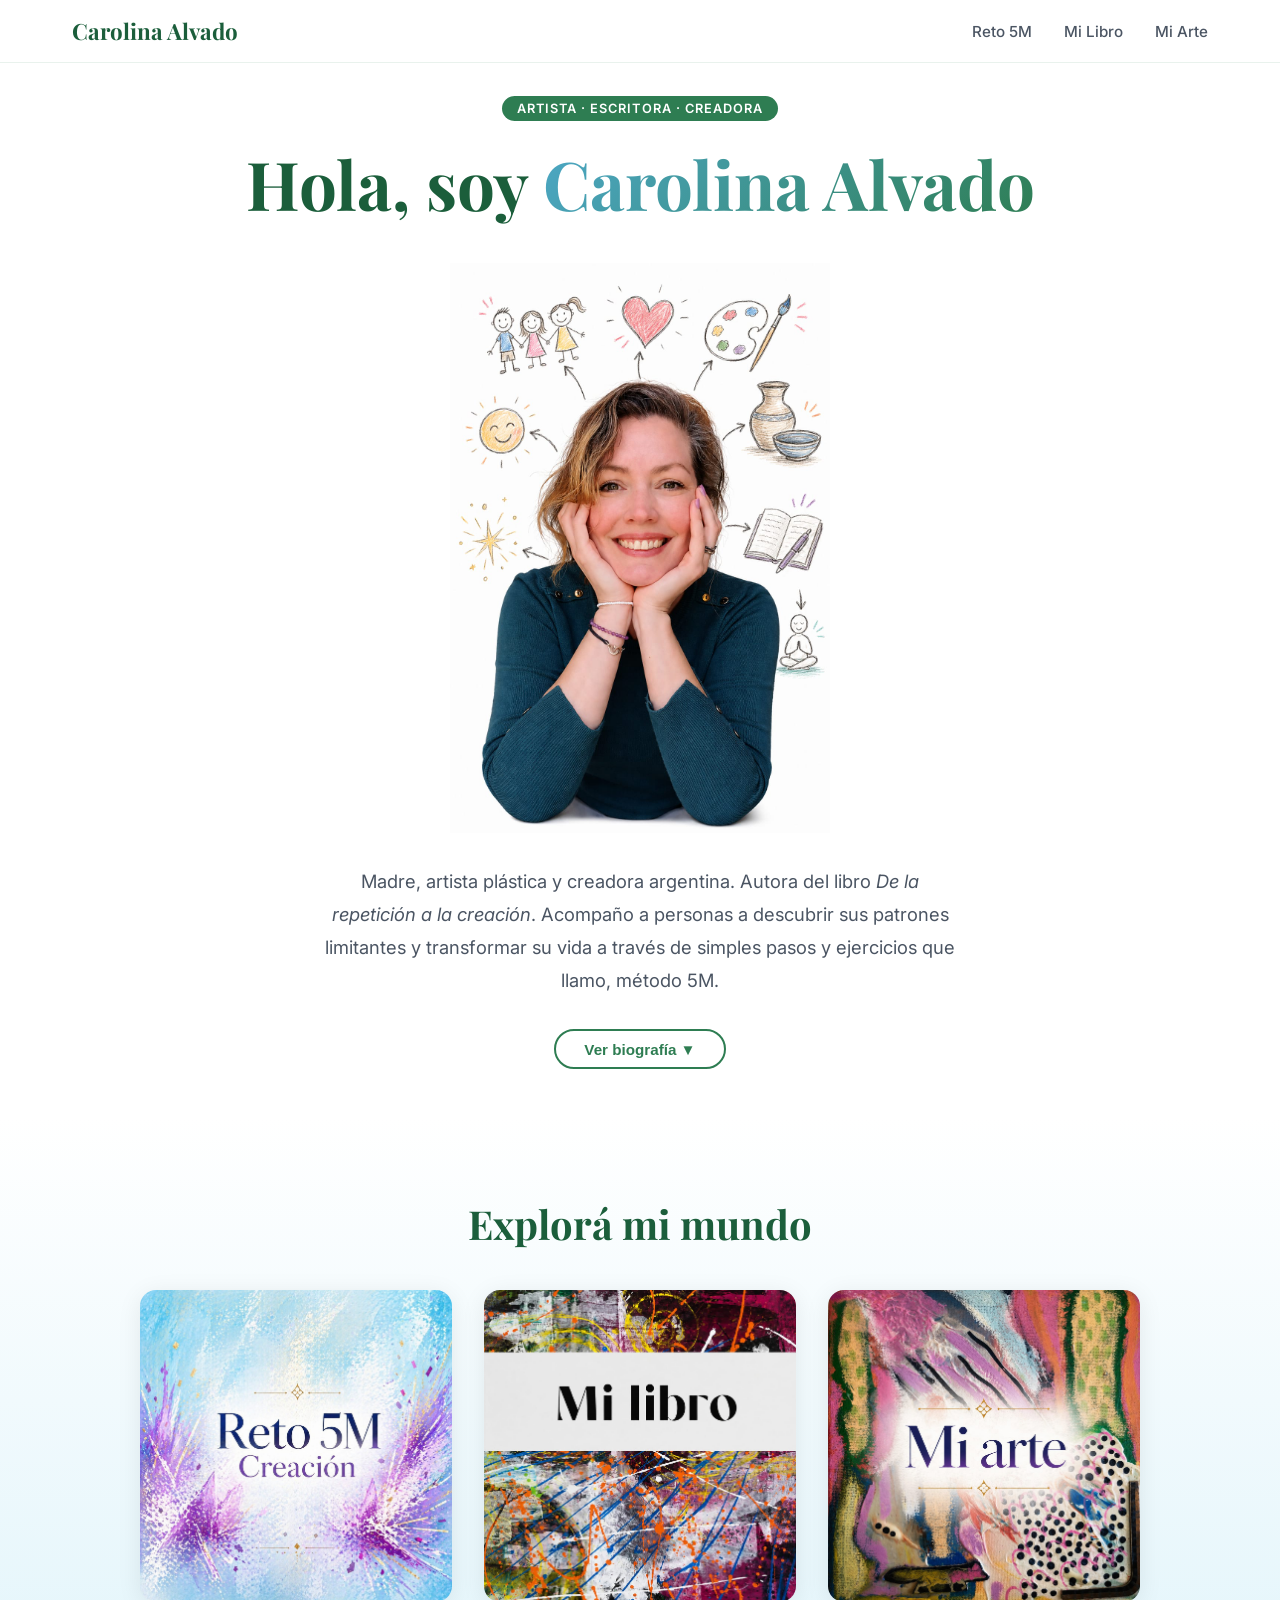
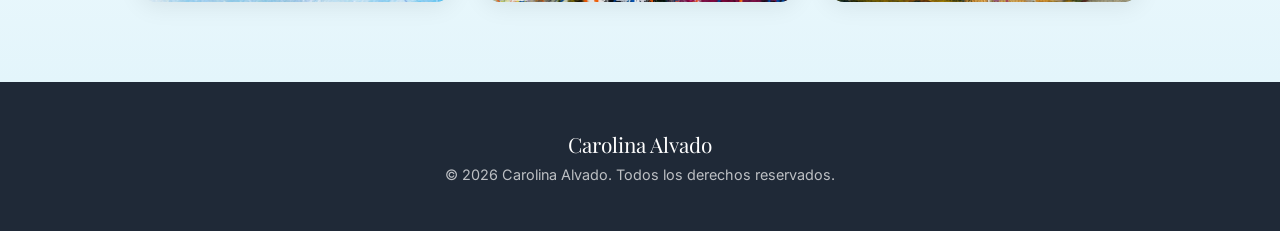
<file: index.html>
<!DOCTYPE html>
<html lang="es">
<head>
    <meta charset="UTF-8">
    <meta name="viewport" content="width=device-width, initial-scale=1.0">
    <title>Carolina Alvado — Arte, Meditación y Transformación</title>
    <link rel="preconnect" href="https://fonts.googleapis.com">
    <link href="https://fonts.googleapis.com/css2?family=Playfair+Display:ital,wght@0,400;0,700;1,400&family=Inter:wght@300;400;500;600;700&display=swap" rel="stylesheet">
    <link rel="stylesheet" href="styles.css">
    <style>
        /* ===== HOME HERO ===== */
        .hero {
            display: flex; align-items: center; justify-content: center;
            background: #fff;
            padding: 6rem 2rem 2rem;
            text-align: center;
        }
        .hero-inner {
            max-width: 800px;
        }
        .hero-badge {
            display: inline-block;
            background: var(--green);
            color: #fff;
            font-size: .8rem; font-weight: 600;
            padding: .4em 1.2em; border-radius: 50px;
            letter-spacing: .08em; text-transform: uppercase;
            margin-bottom: 1.5rem;
        }
        .hero h1 {
            font-size: clamp(2.6rem, 6vw, 4.2rem);
            color: var(--green-dark);
            line-height: 1.15;
            margin-bottom: .5rem;
        }
        .hero h1 span {
            background: linear-gradient(135deg, var(--celeste-dark), var(--green));
            -webkit-background-clip: text; -webkit-text-fill-color: transparent;
            background-clip: text;
        }
        .hero-text {
            font-size: 1.15rem; line-height: 1.8;
            color: var(--gray-600);
            max-width: 640px; margin: 0 auto 0;
        }
        .hero-text-section {
            background: #fff;
            text-align: center;
            padding: 2rem 2rem 1rem;
        }

        /* ===== PHOTO ===== */
        .hero-photo-section {
            background: #fff;
            text-align: center;
            padding: 0;
        }
        .hero-photo {
            display: block;
            max-width: 380px;
            width: 100%;
            height: auto;
            margin: 0 auto;
        }

        /* ===== BIO ===== */
        .bio {
            background: #fff;
            padding: 1rem 2rem 3rem;
            text-align: center;
        }
        .bio-toggle {
            display: inline-flex; align-items: center; gap: .4rem;
            background: none; border: 2px solid var(--green);
            color: var(--green); font-weight: 600; font-size: .95rem;
            padding: .6rem 1.8rem; border-radius: 50px;
            cursor: pointer; transition: all .2s;
        }
        .bio-toggle:hover { background: var(--green-light); }
        .bio-content {
            max-height: 0;
            overflow: hidden;
            transition: max-height .6s ease, opacity .4s ease;
            opacity: 0;
        }
        .bio-content.open {
            max-height: 3000px;
            opacity: 1;
        }
        .bio-hide-btn {
            display: none;
            margin: 1rem auto 0;
        }
        .bio-hide-btn.show {
            display: inline-flex;
        }
        .bio-inner {
            max-width: 720px;
            margin: 1.5rem auto 1rem;
            font-size: 1.05rem;
            line-height: 2;
            color: var(--gray-600);
            text-align: center;
            font-style: italic;
        }

        /* ===== CARDS SECTION ===== */
        .cards-section {
            padding: 5rem 2rem;
            background: linear-gradient(180deg, #fff 0%, var(--celeste-light) 100%);
        }
        .cards-section h2 {
            text-align: center;
            font-size: clamp(1.8rem, 4vw, 2.5rem);
            color: var(--green-dark);
            margin-bottom: 2.5rem;
        }
        .cards-grid {
            display: grid;
            grid-template-columns: repeat(auto-fit, minmax(280px, 1fr));
            gap: 2rem;
            max-width: 1000px;
            margin: 0 auto;
        }
        .card {
            background: #fff;
            border-radius: var(--radius);
            padding: 2.5rem 2rem;
            box-shadow: var(--shadow);
            text-align: center;
            transition: transform .25s, box-shadow .25s;
            text-decoration: none;
            color: inherit;
            display: block;
        }
        .card:hover {
            transform: translateY(-8px);
            box-shadow: var(--shadow-lg);
        }
        .card .card-icon {
            width: 70px; height: 70px;
            border-radius: 50%;
            display: flex; align-items: center; justify-content: center;
            margin: 0 auto 1.2rem;
            font-size: 2rem;
        }
        .card-icon.green { background: var(--green-light); }
        .card-icon.celeste { background: var(--celeste-light); }
        .card h3 {
            font-size: 1.3rem;
            color: var(--green-dark);
            margin-bottom: .5rem;
        }
        .card p {
            color: var(--gray-600);
            font-size: .95rem;
            line-height: 1.6;
            margin-bottom: 1.2rem;
        }
        .card .card-price {
            font-family: 'Inter', sans-serif;
            font-weight: 700;
            font-size: 1.4rem;
            color: var(--green);
            margin-bottom: 1rem;
        }
        .card .card-link {
            display: inline-block;
            font-weight: 600;
            color: var(--green);
            font-size: .95rem;
            border-bottom: 2px solid var(--green);
            padding-bottom: 2px;
        }

        /* Image-background card */
        .card.card-image {
            position: relative;
            overflow: hidden;
            padding: 0;
            background-size: cover;
            background-position: center;
            background-repeat: no-repeat;
            aspect-ratio: 1 / 1;
        }
        .card.card-reto  { background-image: url('reto-5m.jpeg'); }
        .card.card-libro { background-image: url('milibro.jpeg'); }
        .card.card-arte  { background-image: url('miarte.jpeg'); }
        .card.card-image .card-overlay {
            position: absolute;
            inset: 0;
            display: flex;
            flex-direction: column;
            align-items: center;
            justify-content: center;
            padding: 2rem;
            text-align: center;
            background: rgba(0, 0, 0, 0.55);
            opacity: 0;
            transition: opacity .3s ease;
        }
        .card.card-image .card-overlay h3 {
            color: #fff;
        }
        .card.card-image .card-overlay p {
            color: rgba(255, 255, 255, 0.92);
        }
        .card.card-image .card-overlay .card-link {
            color: #fff;
            border-bottom-color: #fff;
        }
        @media (hover: hover) {
            .card.card-image:hover .card-overlay {
                opacity: 1;
            }
        }
        .card.card-image.is-active .card-overlay {
            opacity: 1;
        }

        @media (max-width: 768px) {
            .hero-photo { max-width: 300px; }
            .hero { padding: 5.5rem 1.5rem 1.5rem; }
            .hero-text-section { padding: 1.5rem 1.5rem .5rem; }
        }
    </style>
</head>
<body>

<!-- ===== NAV ===== -->
<nav id="navbar">
    <div class="nav-inner">
        <a href="index.html" class="nav-logo">Carolina Alvado</a>
        <ul class="nav-links" id="navLinks">
            <li><a href="reto.html">Reto 5M</a></li>
            <li><a href="libro.html">Mi Libro</a></li>
            <li><a href="arte.html">Mi Arte</a></li>
        </ul>
        <button class="hamburger" id="hamburger" aria-label="Menú">
            <span></span><span></span><span></span>
        </button>
    </div>
</nav>

<!-- ===== HERO ===== -->
<section class="hero">
    <div class="hero-inner fade-up">
        <div class="hero-badge">Artista &middot; Escritora &middot; Creadora</div>
        <h1>Hola, soy <span>Carolina Alvado</span></h1>
    </div>
</section>

<div class="hero-photo-section">
    <img src="mama2.jpeg" alt="Carolina Alvado" class="hero-photo fade-up">
</div>

<section class="hero-text-section">
    <p class="hero-text fade-up">
        Madre, artista plástica y creadora argentina. Autora del libro
        <em>De la repetición a la creación</em>. Acompaño a personas
        a descubrir sus patrones limitantes y transformar su vida a través de simples
        pasos y ejercicios que llamo, método 5M.
    </p>
</section>

<!-- ===== BIO ===== -->
<section class="bio">
    <button class="bio-toggle fade-up" id="bioToggle">Ver biografía &#9660;</button>
    <div class="bio-content" id="bioContent">
    <div class="bio-inner">
        Nací en 25 de Mayo, Provincia de Buenos Aires,
        entre campos abiertos y cielos infinitos.
        A los casi tres años, mi vida dio un giro hacia el sur más austral:
        Ushuaia, Tierra del Fuego, donde crecí entre montañas, vientos
        intensos y paisajes que parecían susurrar historias al oído.<br><br>
        El arte y la creatividad siempre estuvieron presentes, como una
        corriente subterránea que me atravesaba, aunque mi formación
        académica siguió otros caminos. Empecé a pintar alrededor de
        los veinte, quizás como una forma de decir lo que no sabía cómo
        expresar con palabras. Lo hacía de forma intuitiva, visceral, con
        colores intensos y composiciones a veces caóticas, como mi
        propio mundo interior.<br><br>
        A los 41 años me mudé a Francia. Ese cambio geográfico trajo
        consigo una transformación profunda. Fue una etapa de
        renacimiento personal: escribí un libro, comencé a modelar arcilla
        y, por primera vez, pinté con plena conciencia de lo que quería
        contar. El arte dejó de ser un refugio y se convirtió en una
        elección.<br><br>
        No fue hasta hace tres años que decidí llamarme artista.
        No porque antes no lo fuera, sino porque por fin me permití serlo.
        Tal vez había llegado, al fin, la hora de ser quien siempre quise ser.
    </div>
    </div>
    <button class="bio-toggle bio-hide-btn" id="bioHide">Ocultar &#9650;</button>
</section>

<!-- ===== CARDS ===== -->
<section class="cards-section">
    <h2 class="fade-up">Explorá mi mundo</h2>
    <div class="cards-grid">
        <a href="reto.html" class="card card-image card-reto fade-up">
            <div class="card-overlay">
                <h3>Reto 5M</h3>
                <p>Cuatro semanas de ejercicios prácticos para introducirte en la creación consciente de tu vida.</p>
                <span class="card-link">Conocer más &rarr;</span>
            </div>
        </a>
        <a href="libro.html" class="card card-image card-libro fade-up">
            <div class="card-overlay">
                <h3>Mi Libro</h3>
                <p>De la repetición a la creación: descubre tus patrones limitantes y transforma tu vida.</p>
                <span class="card-link">Ver el libro &rarr;</span>
            </div>
        </a>
        <a href="arte.html" class="card card-image card-arte fade-up">
            <div class="card-overlay">
                <h3>Mi Arte</h3>
                <p>Exposiciones y colecciones</p>
                <span class="card-link">Ver más &rarr;</span>
            </div>
        </a>
    </div>
</section>

<!-- ===== FOOTER ===== -->
<footer>
    <div class="footer-name">Carolina Alvado</div>
    <p>&copy; 2026 Carolina Alvado. Todos los derechos reservados.</p>
</footer>

<script>
    const navbar = document.getElementById('navbar');
    window.addEventListener('scroll', () => navbar.classList.toggle('scrolled', window.scrollY > 50));
    const hamburger = document.getElementById('hamburger');
    const navLinks = document.getElementById('navLinks');
    hamburger.addEventListener('click', () => navLinks.classList.toggle('open'));
    navLinks.querySelectorAll('a').forEach(a => a.addEventListener('click', () => navLinks.classList.remove('open')));
    const observer = new IntersectionObserver(entries => {
        entries.forEach(e => { if (e.isIntersecting) e.target.classList.add('visible'); });
    }, { threshold: 0.15 });
    document.querySelectorAll('.fade-up').forEach(el => observer.observe(el));

    // === BIO TOGGLE ===
    const bioToggle = document.getElementById('bioToggle');
    const bioContent = document.getElementById('bioContent');
    const bioHide = document.getElementById('bioHide');
    bioToggle.addEventListener('click', () => {
        bioContent.classList.add('open');
        bioToggle.style.display = 'none';
        bioHide.classList.add('show');
    });
    bioHide.addEventListener('click', () => {
        bioContent.classList.remove('open');
        bioToggle.style.display = 'inline-flex';
        bioHide.classList.remove('show');
    });

    // === IMAGE CARDS: two-tap on touch devices ===
    const imageCards = document.querySelectorAll('.card-image');
    if (imageCards.length && window.matchMedia('(hover: none)').matches) {
        imageCards.forEach(card => {
            card.addEventListener('click', (e) => {
                if (!card.classList.contains('is-active')) {
                    e.preventDefault();
                    imageCards.forEach(c => c.classList.remove('is-active'));
                    card.classList.add('is-active');
                }
            });
        });
        document.addEventListener('click', (e) => {
            imageCards.forEach(card => {
                if (!card.contains(e.target)) card.classList.remove('is-active');
            });
        });
    }
</script>

</body>
</html>
</file>
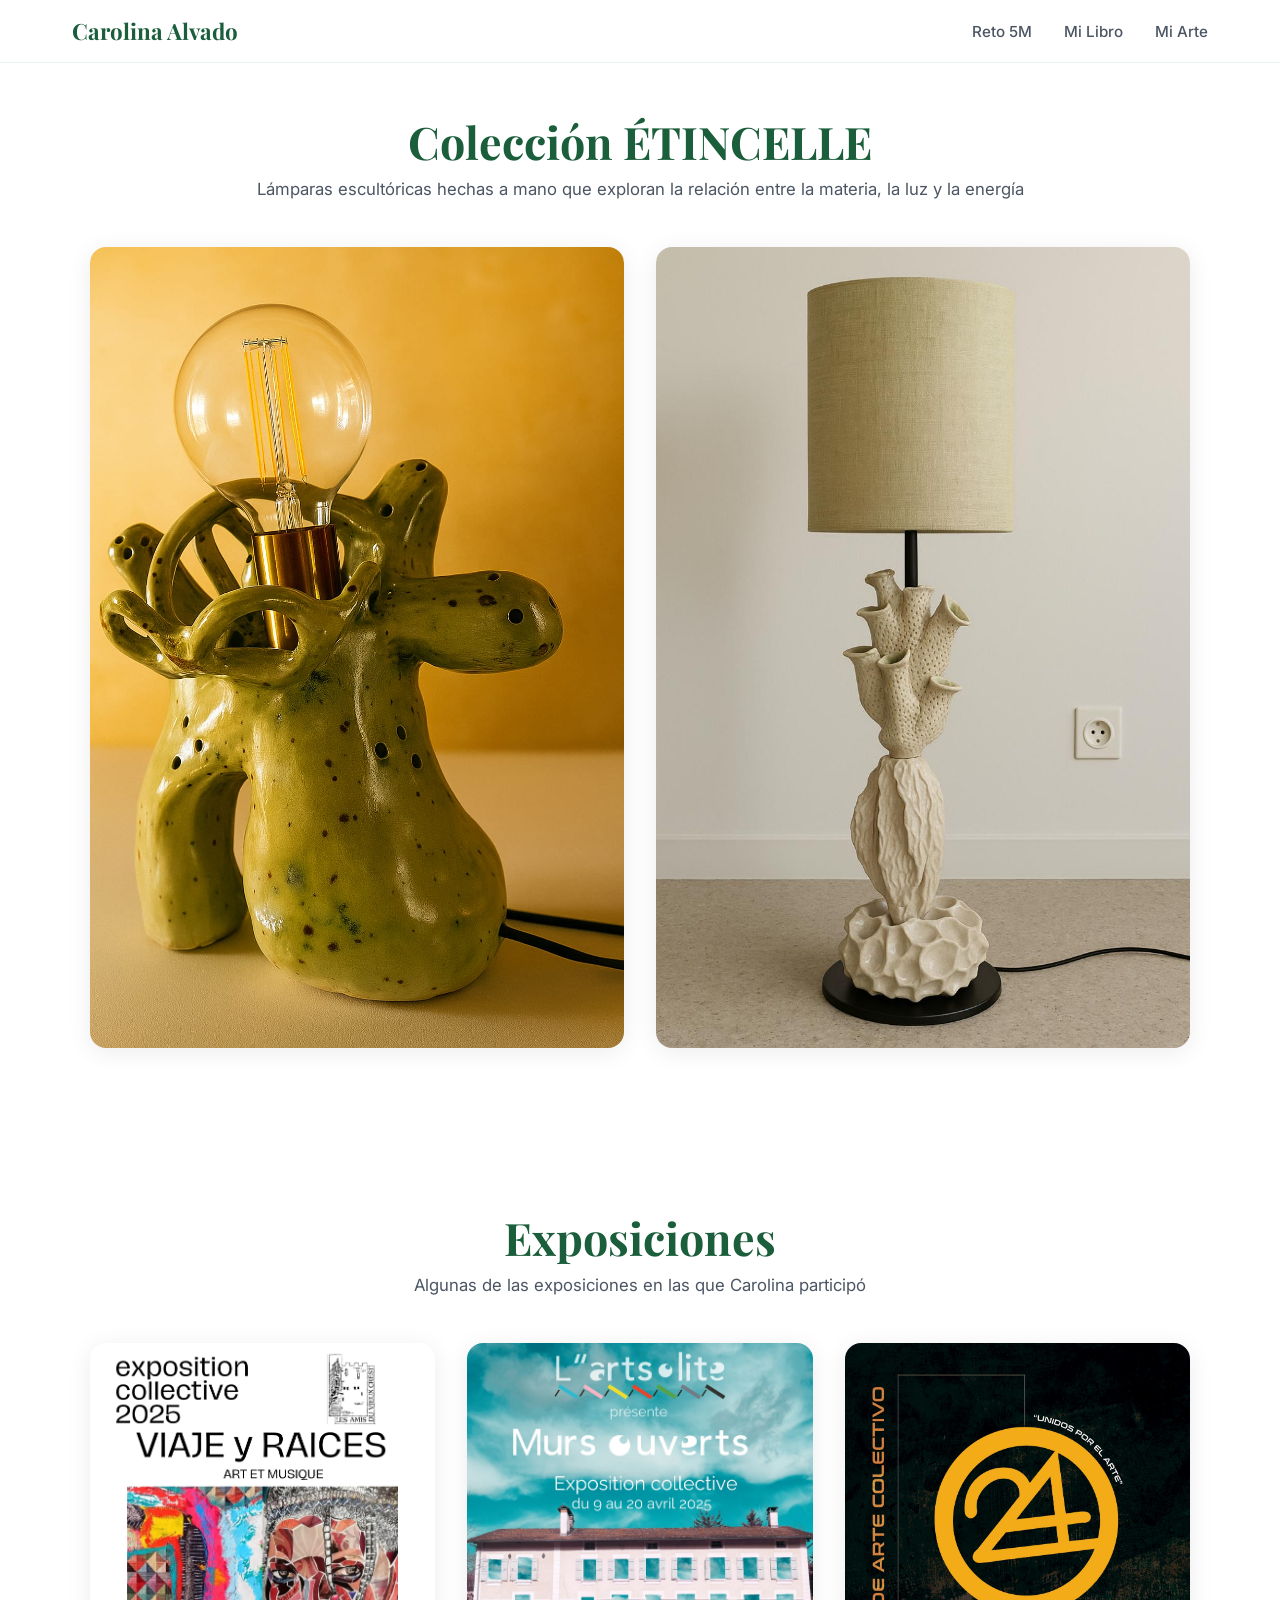
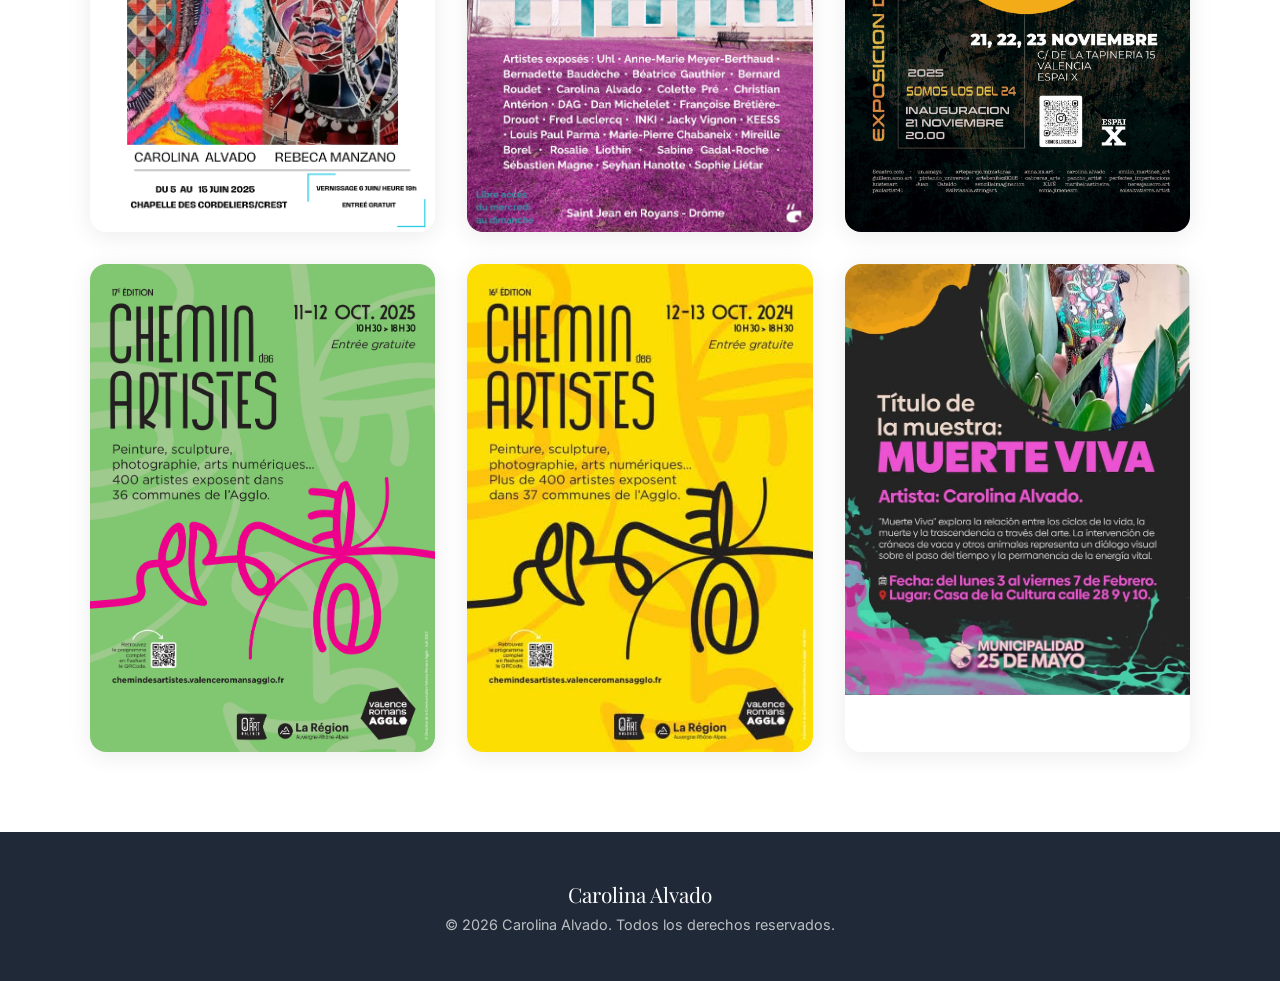
<file: arte.html>
<!DOCTYPE html>
<html lang="es">
<head>
    <meta charset="UTF-8">
    <meta name="viewport" content="width=device-width, initial-scale=1.0">
    <title>Mi Arte — Carolina Alvado</title>
    <link rel="preconnect" href="https://fonts.googleapis.com">
    <link href="https://fonts.googleapis.com/css2?family=Playfair+Display:ital,wght@0,400;0,700;1,400&family=Inter:wght@300;400;500;600;700&display=swap" rel="stylesheet">
    <link rel="stylesheet" href="styles.css">
    <style>
        .arte-section {
            min-height: 80vh;
            display: flex;
            flex-direction: column;
            align-items: center;
            justify-content: center;
            background: linear-gradient(180deg, var(--celeste-light) 0%, #fff 100%);
            padding: 7rem 2rem 4rem;
            text-align: center;
        }
        .arte-section h1 {
            font-size: clamp(2.4rem, 5vw, 3.8rem);
            color: var(--green-dark);
            margin-bottom: 1.5rem;
        }
        .arte-badge {
            display: inline-block;
            background: var(--celeste);
            color: #fff;
            font-size: 1rem; font-weight: 600;
            padding: .6em 2em;
            border-radius: 50px;
            letter-spacing: .05em;
        }
        .arte-text {
            margin-top: 2rem;
            color: var(--gray-600);
            font-size: 1.1rem;
            max-width: 500px;
            line-height: 1.7;
        }

        /* ===== EXPOSICIONES ===== */
        .expo-section {
            padding: 5rem 2rem;
            background: #fff;
        }
        .expo-section h2 {
            text-align: center;
            font-size: clamp(1.8rem, 4vw, 2.8rem);
            color: var(--green-dark);
            margin-bottom: .5rem;
        }
        .expo-subtitle {
            text-align: center;
            color: var(--gray-600);
            font-size: 1.05rem;
            margin-bottom: 3rem;
        }
        .expo-grid {
            display: grid;
            grid-template-columns: repeat(auto-fit, minmax(280px, 1fr));
            gap: 2rem;
            max-width: 1100px;
            margin: 0 auto;
        }
        .expo-card {
            border-radius: var(--radius);
            overflow: hidden;
            box-shadow: var(--shadow);
            transition: transform .25s, box-shadow .25s;
            background: #fff;
        }
        .expo-card:hover {
            transform: translateY(-6px);
            box-shadow: var(--shadow-lg);
        }
        .expo-card img {
            width: 100%;
            height: auto;
            display: block;
        }
    </style>
</head>
<body>

<nav id="navbar">
    <div class="nav-inner">
        <a href="index.html" class="nav-logo">Carolina Alvado</a>
        <ul class="nav-links" id="navLinks">
            <li><a href="reto.html">Reto 5M</a></li>
            <li><a href="libro.html">Mi Libro</a></li>
            <li><a href="arte.html">Mi Arte</a></li>
        </ul>
        <button class="hamburger" id="hamburger" aria-label="Menú">
            <span></span><span></span><span></span>
        </button>
    </div>
</nav>

<!-- ===== COLECCIÓN ÉTINCELLE ===== -->
<section class="expo-section" style="padding-top: 7rem;">
    <h2 class="fade-up">Colección ÉTINCELLE</h2>
    <p class="expo-subtitle fade-up">Lámparas escultóricas hechas a mano que exploran la relación entre la materia, la luz y la energía</p>
    <div class="expo-grid">
        <div class="expo-card fade-up">
            <img src="exposiciones/ceramica1.jpg" alt="Lámpara de cerámica — Carolina Alvado" loading="lazy">
        </div>
        <div class="expo-card fade-up">
            <img src="exposiciones/ceramica2.jpg" alt="Lámpara de cerámica — Carolina Alvado" loading="lazy">
        </div>
    </div>
</section>

<!-- ===== EXPOSICIONES ===== -->
<section class="expo-section">
    <h2 class="fade-up">Exposiciones</h2>
    <p class="expo-subtitle fade-up">Algunas de las exposiciones en las que Carolina participó</p>
    <div class="expo-grid">
        <div class="expo-card fade-up">
            <img src="exposiciones/expo4.png" alt="Viaje y Raíces — Exposition Collective 2025, Chapelle des Cordeliers, Crest" loading="lazy">
        </div>
        <div class="expo-card fade-up">
            <img src="exposiciones/expo6.jpg" alt="Murs Ouverts — L'artsolite, Exposition Collective, Saint Jean en Royans" loading="lazy">
        </div>
        <div class="expo-card fade-up">
            <img src="exposiciones/expo1.jpg" alt="Somos los del 24 — Exposición de Arte Colectivo, Valencia, Espai X" loading="lazy">
        </div>
        <div class="expo-card fade-up">
            <img src="exposiciones/expo5.jpg" alt="Chemin des Artistes — 17ª Edición, Valence Romans Agglo" loading="lazy">
        </div>
        <div class="expo-card fade-up">
            <img src="exposiciones/expo3.jpg" alt="Chemin des Artistes — 16ª Edición, Valence Romans Agglo" loading="lazy">
        </div>
        <div class="expo-card fade-up">
            <img src="exposiciones/expo2.jpg" alt="Muerte Viva — Muestra en Casa de la Cultura, 25 de Mayo" loading="lazy">
        </div>
    </div>
</section>

<footer>
    <div class="footer-name">Carolina Alvado</div>
    <p>&copy; 2026 Carolina Alvado. Todos los derechos reservados.</p>
</footer>

<script>
    const navbar = document.getElementById('navbar');
    window.addEventListener('scroll', () => navbar.classList.toggle('scrolled', window.scrollY > 50));
    const hamburger = document.getElementById('hamburger');
    const navLinks = document.getElementById('navLinks');
    hamburger.addEventListener('click', () => navLinks.classList.toggle('open'));
    navLinks.querySelectorAll('a').forEach(a => a.addEventListener('click', () => navLinks.classList.remove('open')));
    const observer = new IntersectionObserver(entries => {
        entries.forEach(e => { if (e.isIntersecting) e.target.classList.add('visible'); });
    }, { threshold: 0.15 });
    document.querySelectorAll('.fade-up').forEach(el => observer.observe(el));
</script>

</body>
</html>
</file>
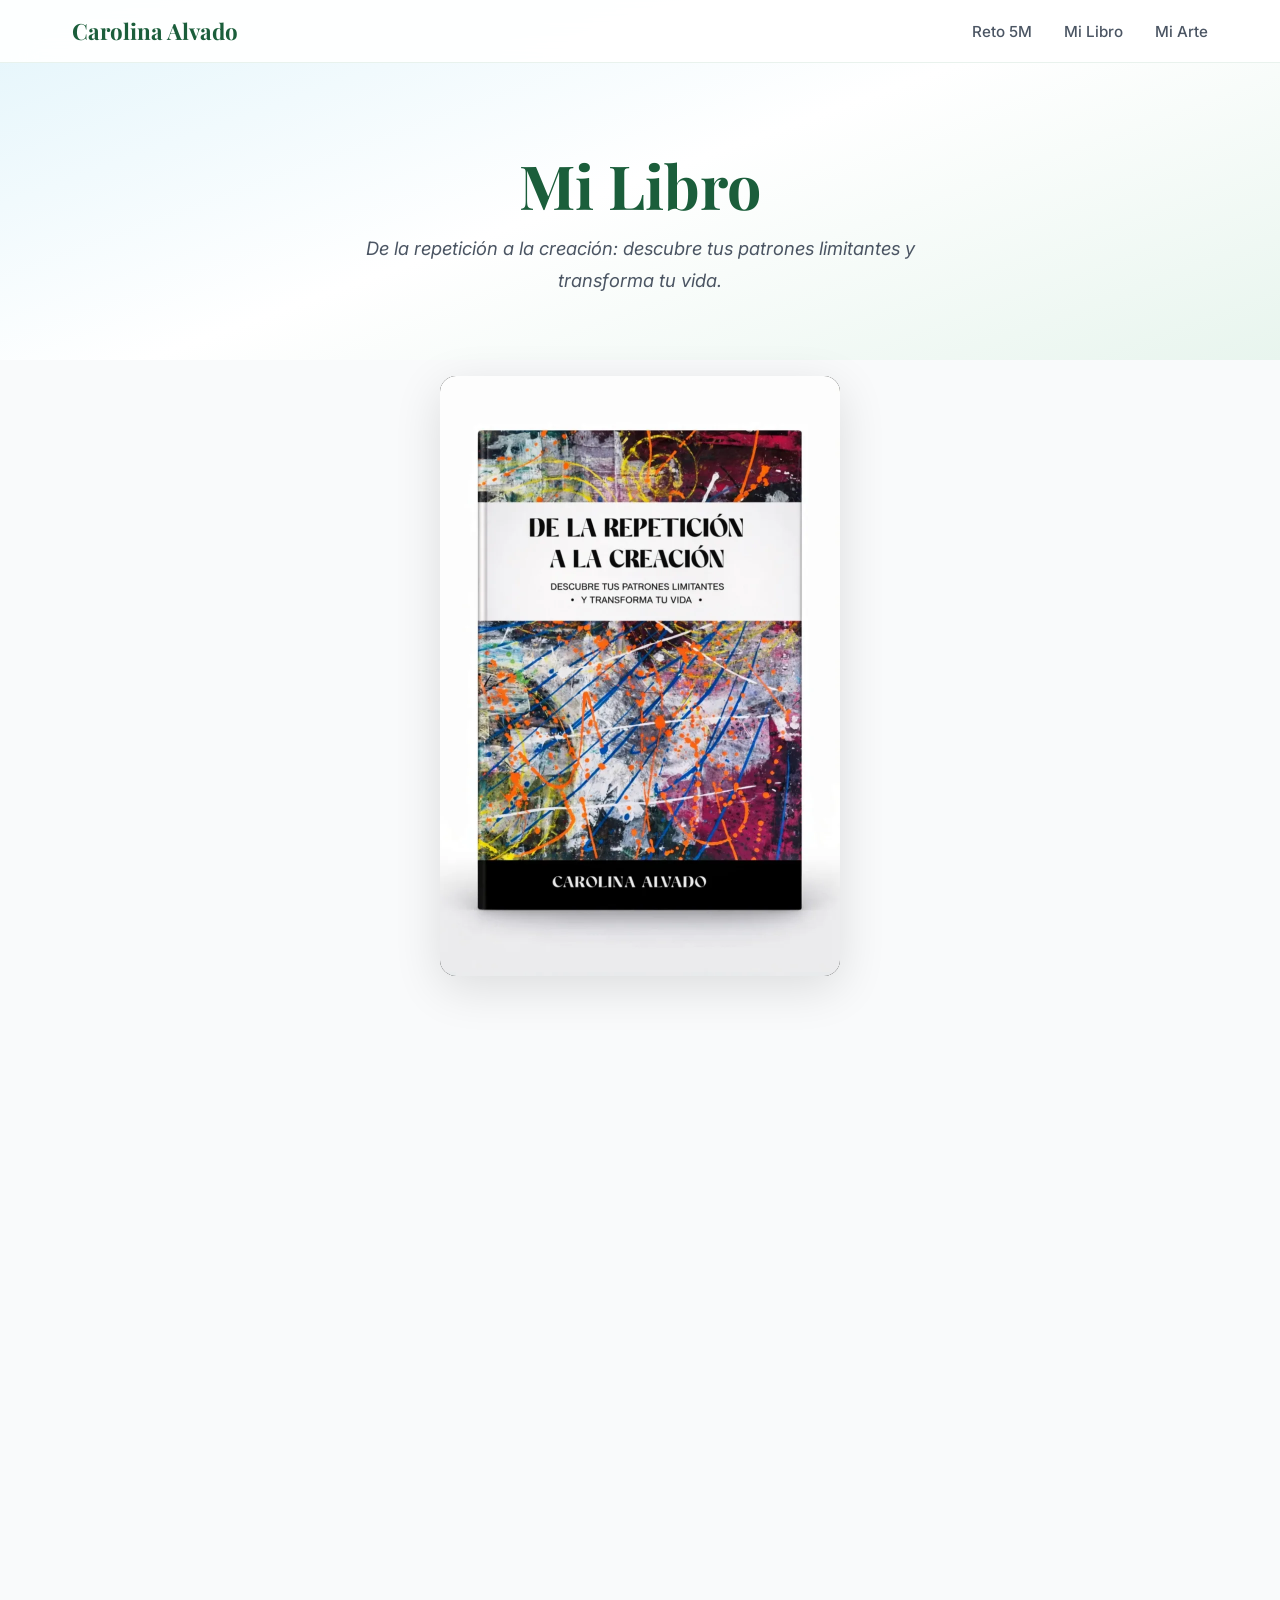
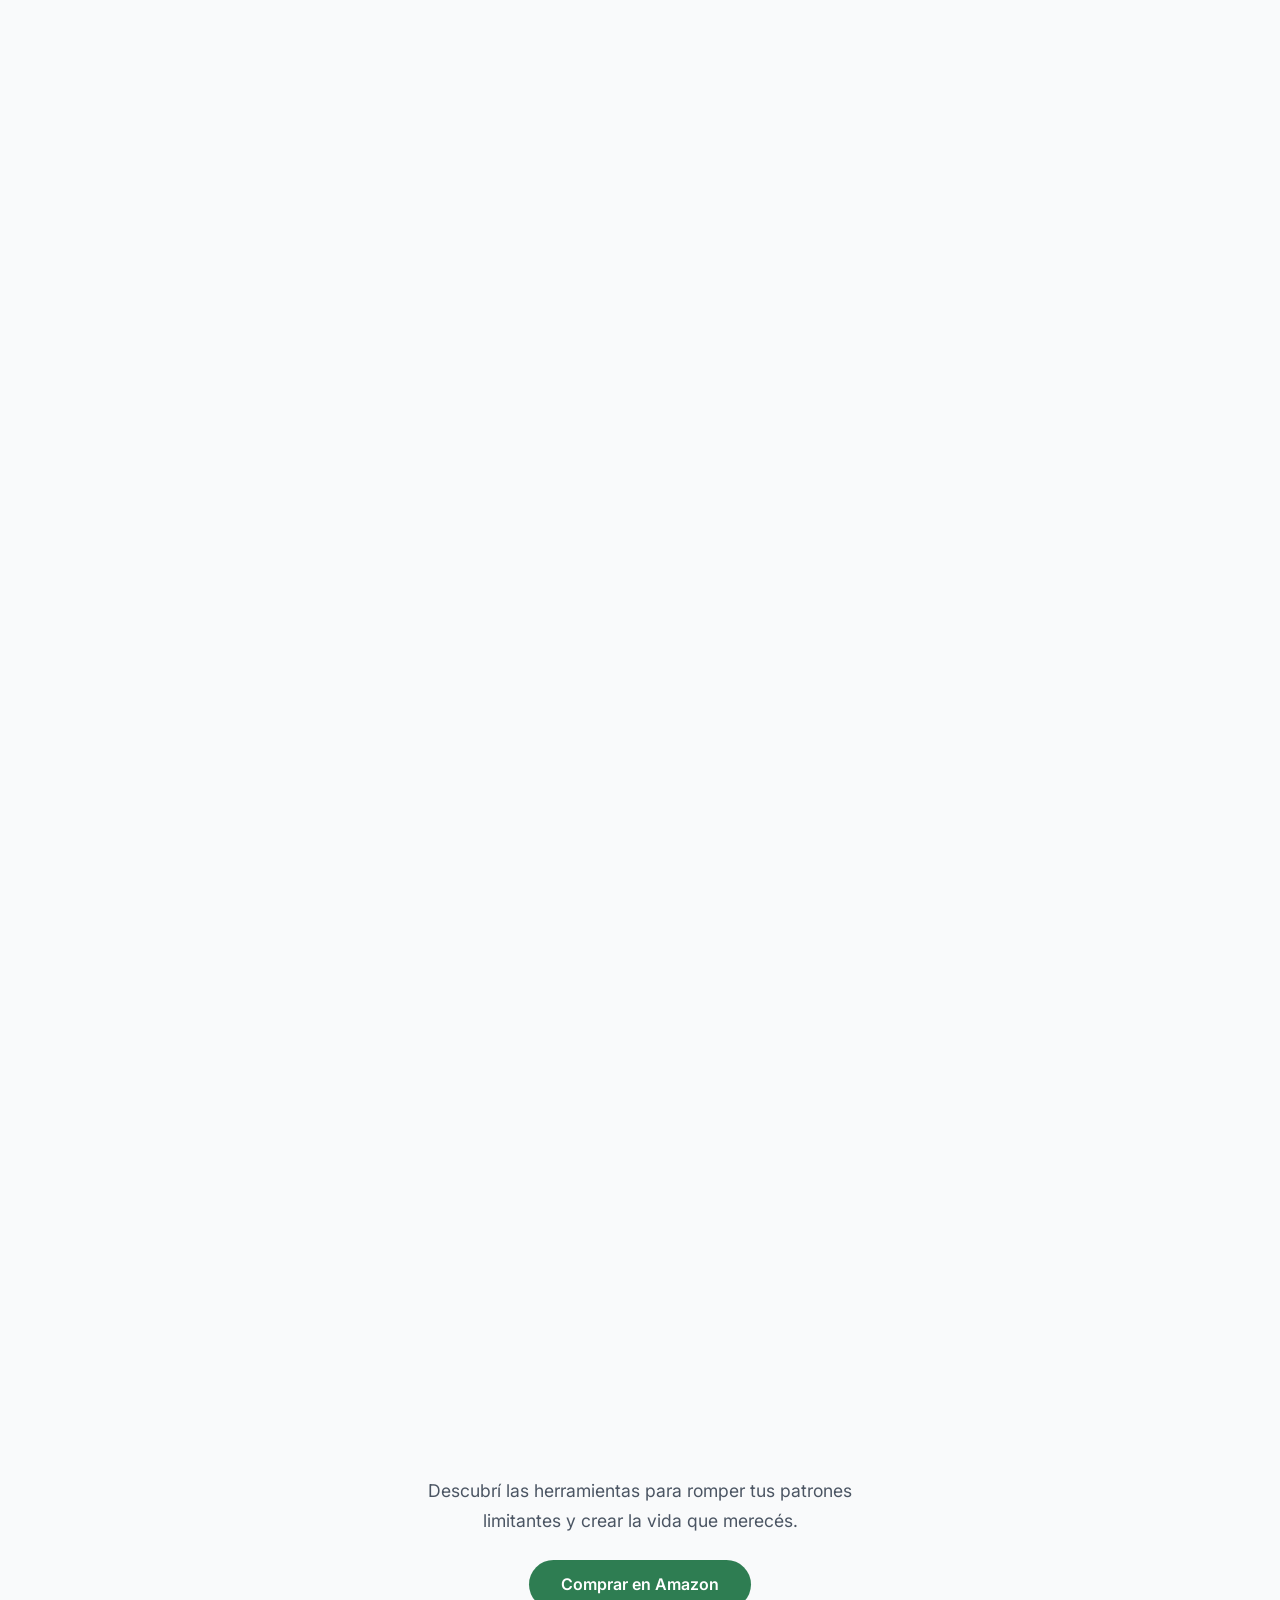
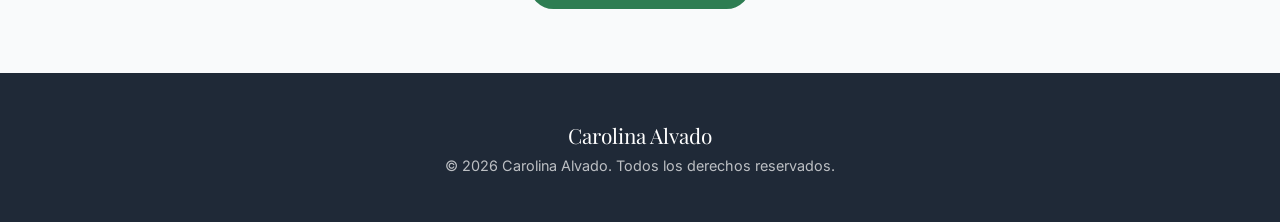
<file: libro.html>
<!DOCTYPE html>
<html lang="es">
<head>
    <meta charset="UTF-8">
    <meta name="viewport" content="width=device-width, initial-scale=1.0">
    <title>Mi Libro — Carolina Alvado</title>
    <link rel="preconnect" href="https://fonts.googleapis.com">
    <link href="https://fonts.googleapis.com/css2?family=Playfair+Display:ital,wght@0,400;0,700;1,400&family=Inter:wght@300;400;500;600;700&display=swap" rel="stylesheet">
    <link rel="stylesheet" href="styles.css">
    <style>
        .libro-hero {
            min-height: 40vh;
            display: flex; align-items: center; justify-content: center;
            background: linear-gradient(160deg, var(--celeste-light) 0%, var(--white) 50%, var(--green-light) 100%);
            padding: 7rem 2rem 2rem;
            text-align: center;
        }
        .libro-hero h1 {
            font-size: clamp(2.4rem, 5vw, 3.8rem);
            color: var(--green-dark);
            margin-bottom: .5rem;
        }
        .libro-hero p {
            font-size: 1.15rem;
            color: var(--gray-600);
            max-width: 600px;
            margin: 0 auto;
            line-height: 1.7;
            font-style: italic;
        }

        .libro-section {
            background: var(--gray-50);
            padding: 0 2rem;
        }
        .libro-container {
            max-width: 1000px;
            margin: 0 auto;
        }
        .libro-scroll-section {
            position: relative;
            height: 300vh;
        }
        .libro-sticky {
            position: sticky;
            top: 5vh;
            display: flex;
            flex-direction: column;
            align-items: center;
            padding: 1rem;
        }
        .libro-video-wrap {
            max-width: 400px;
            width: 100%;
            max-height: calc(100vh - 3rem);
            border-radius: var(--radius);
            overflow: hidden;
            box-shadow: var(--shadow-lg);
            background: #000;
        }
        .libro-video-wrap canvas {
            width: 100%;
            height: auto;
            display: block;
        }
        .libro-cta {
            text-align: center;
            padding: 1rem 2rem 4rem;
        }
        .libro-cta p {
            font-size: 1.1rem;
            color: var(--gray-600);
            margin-bottom: 1.5rem;
            max-width: 500px;
            margin-left: auto; margin-right: auto;
            line-height: 1.7;
        }

        @media (max-width: 768px) {
            .libro-scroll-section { height: 200vh; }
            .libro-video-wrap {
                max-width: 85vw;
                max-height: calc(100vh - 2rem);
            }
            .libro-sticky { padding: 1rem; }
        }
    </style>
</head>
<body>

<nav id="navbar">
    <div class="nav-inner">
        <a href="index.html" class="nav-logo">Carolina Alvado</a>
        <ul class="nav-links" id="navLinks">
            <li><a href="reto.html">Reto 5M</a></li>
            <li><a href="libro.html">Mi Libro</a></li>
            <li><a href="arte.html">Mi Arte</a></li>
        </ul>
        <button class="hamburger" id="hamburger" aria-label="Menú">
            <span></span><span></span><span></span>
        </button>
    </div>
</nav>

<section class="libro-hero">
    <div class="fade-up">
        <h1>Mi Libro</h1>
        <p>De la repetición a la creación: descubre tus patrones limitantes y transforma tu vida.</p>
    </div>
</section>

<section class="libro-section">
    <div class="libro-container">
        <div class="libro-scroll-section">
            <div class="libro-sticky">
                <div class="libro-video-wrap fade-up">
                    <canvas id="libroCanvas" width="800" height="1200"></canvas>
                </div>
            </div>
        </div>
        <div class="libro-cta fade-up">
            <p>Descubrí las herramientas para romper tus patrones limitantes y crear la vida que merecés.</p>
            <a href="https://www.amazon.fr/dp/2959526910?ref=cm_sw_r_cp_ud_dp_WEDAPVKPDN7BDMG7043M&ref_=cm_sw_r_cp_ud_dp_WEDAPVKPDN7BDMG7043M&social_share=cm_sw_r_cp_ud_dp_WEDAPVKPDN7BDMG7043M&skipTwisterOG=1" class="btn btn-primary" target="_blank" rel="noopener">Comprar en Amazon</a>
        </div>
    </div>
</section>

<footer>
    <div class="footer-name">Carolina Alvado</div>
    <p>&copy; 2026 Carolina Alvado. Todos los derechos reservados.</p>
</footer>

<script>
    const navbar = document.getElementById('navbar');
    window.addEventListener('scroll', () => navbar.classList.toggle('scrolled', window.scrollY > 50));
    const hamburger = document.getElementById('hamburger');
    const navLinks = document.getElementById('navLinks');
    hamburger.addEventListener('click', () => navLinks.classList.toggle('open'));
    navLinks.querySelectorAll('a').forEach(a => a.addEventListener('click', () => navLinks.classList.remove('open')));
    const observer = new IntersectionObserver(entries => {
        entries.forEach(e => { if (e.isIntersecting) e.target.classList.add('visible'); });
    }, { threshold: 0.15 });
    document.querySelectorAll('.fade-up').forEach(el => observer.observe(el));

    // === SCROLL-DRIVEN FRAME SEQUENCE ===
    (function() {
        const canvas = document.getElementById('libroCanvas');
        const scrollSection = document.querySelector('.libro-scroll-section');
        if (!canvas || !scrollSection) return;

        const ctx = canvas.getContext('2d');
        const TOTAL_FRAMES = 61;
        const frames = [];
        let currentFrame = -1;

        for (let i = 0; i < TOTAL_FRAMES; i++) {
            const img = new Image();
            img.src = 'frames/frame_' + String(i).padStart(4, '0') + '.webp';
            img.onload = () => {
                if (i === 0) {
                    canvas.width = img.naturalWidth;
                    canvas.height = img.naturalHeight;
                    ctx.drawImage(img, 0, 0);
                    currentFrame = 0;
                }
            };
            frames.push(img);
        }

        function drawFrame(index) {
            if (index === currentFrame) return;
            if (!frames[index] || !frames[index].complete) return;
            currentFrame = index;
            ctx.drawImage(frames[index], 0, 0);
        }

        let ticking = false;
        window.addEventListener('scroll', () => {
            if (ticking) return;
            ticking = true;
            requestAnimationFrame(() => {
                const rect = scrollSection.getBoundingClientRect();
                const sectionHeight = scrollSection.offsetHeight - window.innerHeight;
                let progress = -rect.top / sectionHeight;
                progress = Math.max(0, Math.min(1, progress));
                const frameIndex = Math.min(TOTAL_FRAMES - 1, Math.floor(progress * TOTAL_FRAMES));
                drawFrame(frameIndex);
                ticking = false;
            });
        }, { passive: true });
    })();
</script>

</body>
</html>
</file>
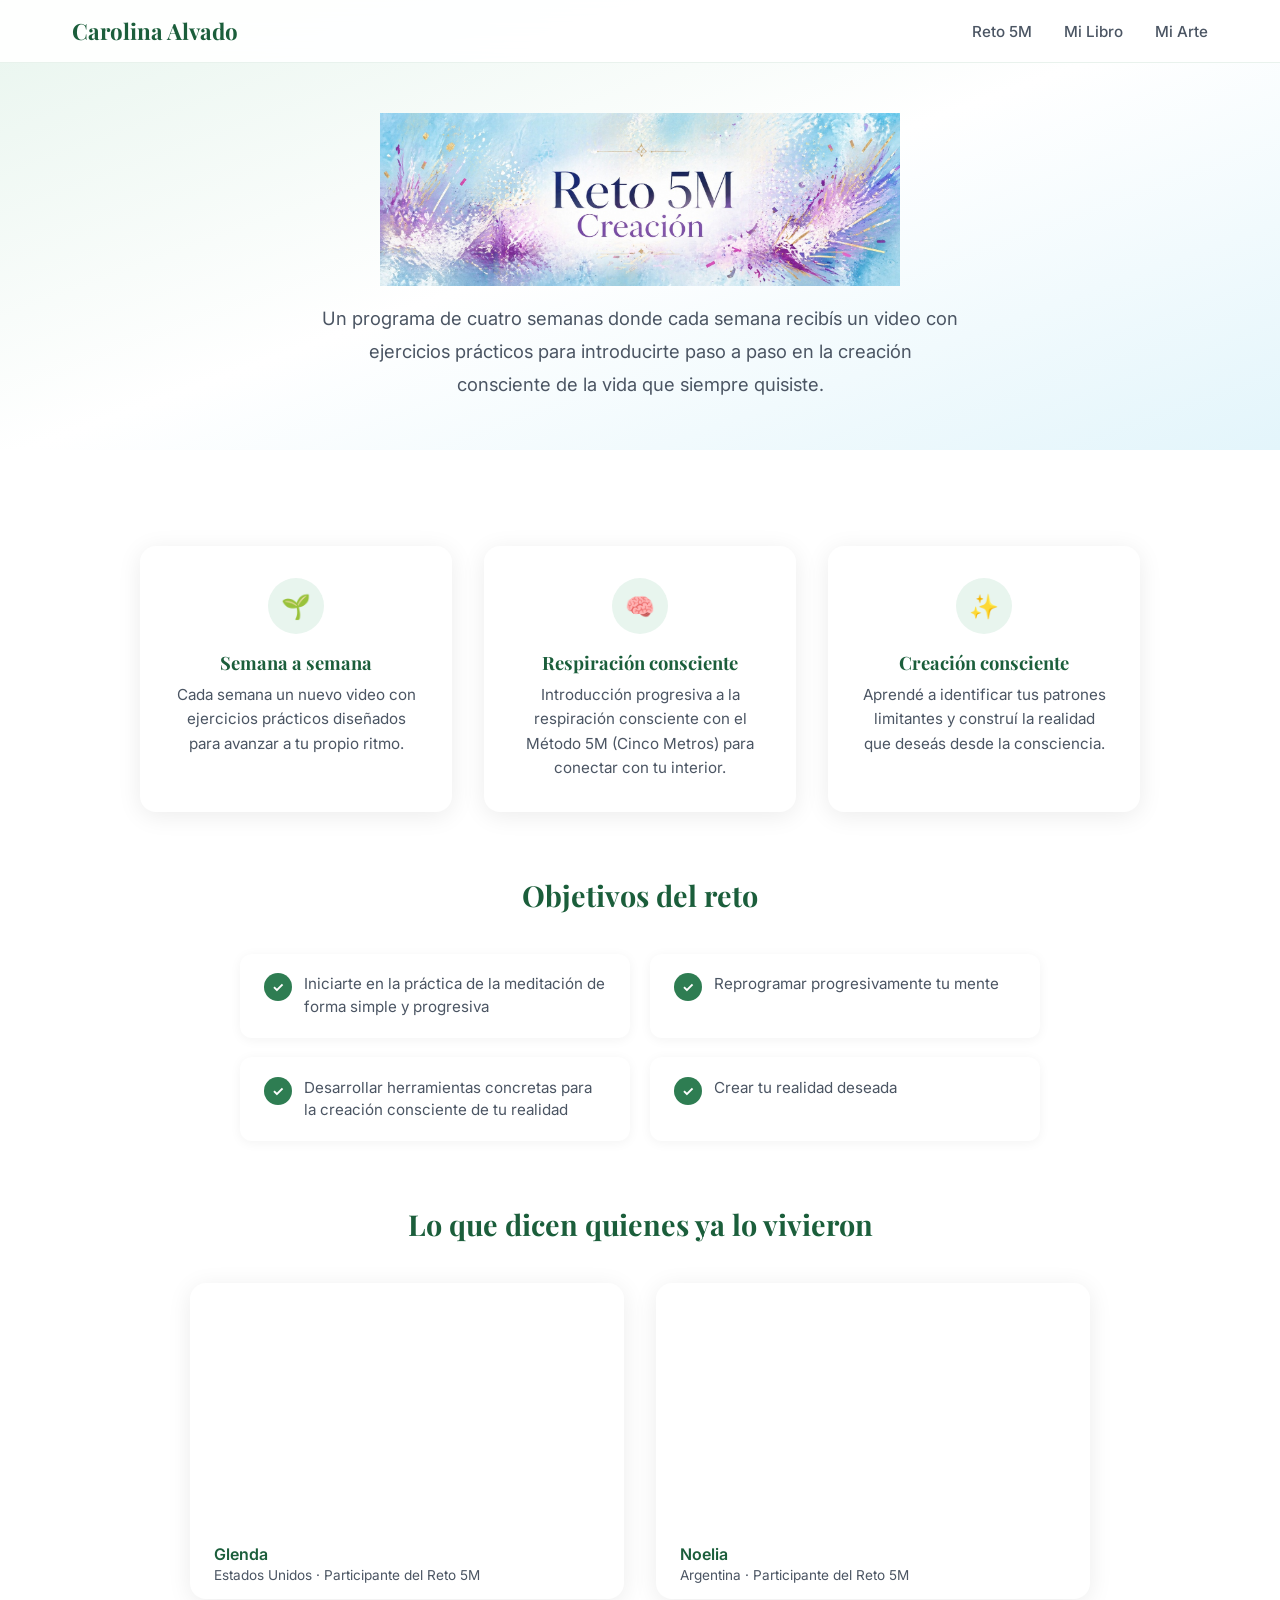
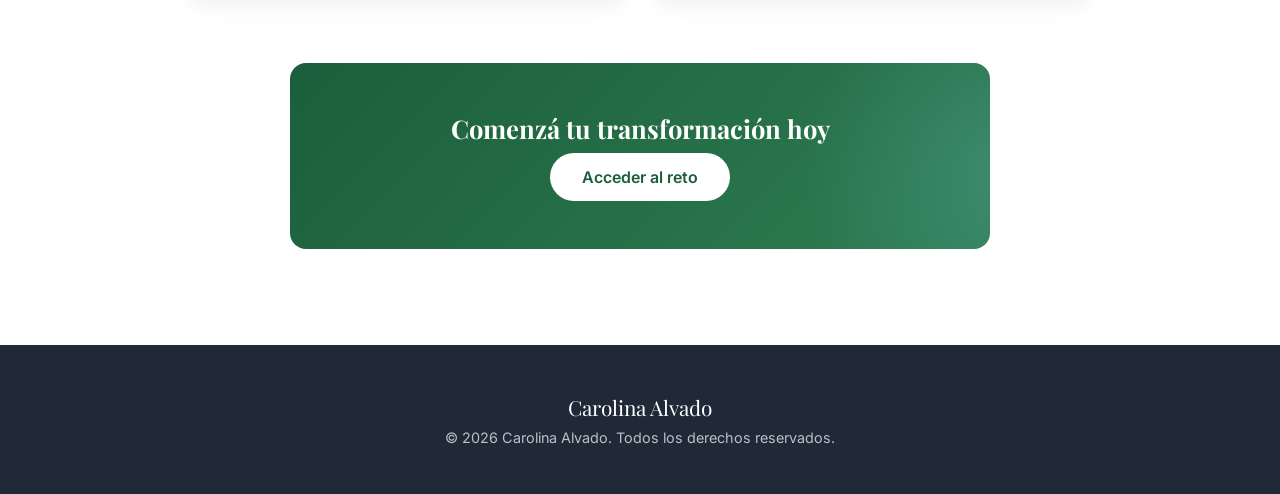
<file: reto.html>
<!DOCTYPE html>
<html lang="es">
<head>
    <meta charset="UTF-8">
    <meta name="viewport" content="width=device-width, initial-scale=1.0">
    <title>Reto 5M — Carolina Alvado</title>
    <link rel="preconnect" href="https://fonts.googleapis.com">
    <link href="https://fonts.googleapis.com/css2?family=Playfair+Display:ital,wght@0,400;0,700;1,400&family=Inter:wght@300;400;500;600;700&display=swap" rel="stylesheet">
    <link rel="stylesheet" href="styles.css">
    <style>
        .reto-hero {
            min-height: 50vh;
            display: flex; align-items: center; justify-content: center;
            background: linear-gradient(160deg, var(--green-light) 0%, var(--white) 50%, var(--celeste-light) 100%);
            padding: 7rem 2rem 3rem;
            text-align: center;
        }
        .reto-hero h1 {
            font-size: clamp(2.4rem, 5vw, 3.8rem);
            color: var(--green-dark);
            margin-bottom: 1rem;
        }
        .reto-hero-title {
            display: block;
            width: 100%;
            max-width: 520px;
            height: auto;
            margin: 0 auto 1rem;
        }
        .reto-hero p {
            font-size: 1.15rem;
            color: var(--gray-600);
            max-width: 640px;
            margin: 0 auto;
            line-height: 1.8;
        }

        .reto-content { background: #fff; }

        .reto-grid {
            display: grid;
            grid-template-columns: repeat(auto-fit, minmax(260px, 1fr));
            gap: 2rem;
            max-width: 1000px;
            margin: 0 auto 4rem;
        }
        .reto-card {
            background: #fff;
            border-radius: var(--radius);
            padding: 2rem;
            box-shadow: var(--shadow);
            text-align: center;
            transition: transform .25s;
        }
        .reto-card:hover { transform: translateY(-6px); }
        .reto-card .icon {
            width: 56px; height: 56px;
            background: var(--green-light);
            border-radius: 50%;
            display: flex; align-items: center; justify-content: center;
            margin: 0 auto 1rem;
            font-size: 1.5rem;
        }
        .reto-card h4 {
            font-size: 1.15rem; margin-bottom: .5rem;
            color: var(--green-dark);
        }
        .reto-card p { color: var(--gray-600); font-size: .95rem; line-height: 1.6; }

        .objetivos {
            max-width: 800px;
            margin: 0 auto 4rem;
            display: grid;
            grid-template-columns: 1fr 1fr;
            gap: 1.2rem;
        }
        .objetivo-item {
            display: flex; align-items: flex-start; gap: .75rem;
            background: #fff;
            padding: 1.2rem 1.5rem;
            border-radius: 12px;
            box-shadow: 0 2px 12px rgba(0,0,0,.05);
        }
        .objetivo-item .check {
            flex-shrink: 0;
            width: 28px; height: 28px;
            background: var(--green);
            color: #fff;
            border-radius: 50%;
            display: flex; align-items: center; justify-content: center;
            font-size: .85rem; font-weight: 700;
        }
        .objetivo-item p { font-size: .95rem; color: var(--gray-600); line-height: 1.5; }

        .sub-title {
            text-align: center;
            font-family: 'Playfair Display', serif;
            font-size: 1.8rem;
            color: var(--green-dark);
            margin-bottom: 2.5rem;
        }

        .testimonios-grid {
            display: grid;
            grid-template-columns: repeat(auto-fit, minmax(300px, 1fr));
            gap: 2rem;
            max-width: 900px;
            margin: 0 auto 4rem;
        }
        .testimonio-card {
            background: #fff;
            border-radius: var(--radius);
            overflow: hidden;
            box-shadow: var(--shadow);
        }
        .testimonio-card .video-wrap {
            position: relative;
            padding-bottom: 56.25%;
            height: 0;
        }
        .testimonio-card iframe {
            position: absolute; top: 0; left: 0;
            width: 100%; height: 100%; border: 0;
        }
        .testimonio-card .testimonio-name {
            padding: 1rem 1.5rem;
            font-weight: 600;
            color: var(--green-dark);
            font-size: 1rem;
        }
        .testimonio-card .testimonio-name span {
            display: block; font-weight: 400;
            font-size: .85rem; color: var(--gray-600);
            margin-top: .2rem;
        }

        .reto-cta {
            text-align: center;
            background: linear-gradient(135deg, var(--green-dark), var(--green));
            max-width: 700px;
            margin: 0 auto;
            padding: 3rem 2rem;
            border-radius: var(--radius);
            color: #fff;
            position: relative;
            overflow: hidden;
        }
        .reto-cta::before {
            content: ''; position: absolute; top: -50%; right: -30%;
            width: 400px; height: 400px;
            background: radial-gradient(circle, rgba(126,200,227,.2) 0%, transparent 70%);
            border-radius: 50%;
        }
        .reto-cta h3 {
            font-size: 1.6rem; margin-bottom: .5rem;
            position: relative;
        }
        .reto-cta .price {
            font-size: 3rem; font-weight: 700;
            font-family: 'Inter', sans-serif;
            position: relative;
            margin-bottom: 1rem;
        }
        .reto-cta .btn-group {
            display: flex; gap: 1rem;
            justify-content: center;
            flex-wrap: wrap;
            position: relative;
        }
        .reto-cta .btn {
            background: #fff; color: var(--green-dark);
            font-size: 1rem; padding: .9rem 2rem;
            position: relative;
        }
        .reto-cta .btn:hover { background: var(--celeste-light); color: var(--green-dark); }
        .reto-cta .btn-world {
            background: transparent; color: #fff;
            border: 2px solid #fff;
        }
        .reto-cta .btn-world:hover { background: rgba(255,255,255,.15); color: #fff; }

        @media (max-width: 600px) {
            .objetivos { grid-template-columns: 1fr; }
            .reto-cta { margin: 0 1rem; }
            .reto-cta .price { font-size: 2.2rem; }
        }
    </style>
</head>
<body>

<nav id="navbar">
    <div class="nav-inner">
        <a href="index.html" class="nav-logo">Carolina Alvado</a>
        <ul class="nav-links" id="navLinks">
            <li><a href="reto.html">Reto 5M</a></li>
            <li><a href="libro.html">Mi Libro</a></li>
            <li><a href="arte.html">Mi Arte</a></li>
        </ul>
        <button class="hamburger" id="hamburger" aria-label="Menú">
            <span></span><span></span><span></span>
        </button>
    </div>
</nav>

<section class="reto-hero">
    <div class="fade-up">
        <img src="5mcreacion.jpeg" alt="Reto 5M Creación" class="reto-hero-title">
        <p>Un programa de cuatro semanas donde cada semana recibís un video con ejercicios prácticos para introducirte paso a paso en la creación consciente de la vida que siempre quisiste.</p>
    </div>
</section>

<section class="reto-content">
    <div class="reto-grid">
        <div class="reto-card fade-up">
            <div class="icon">&#127793;</div>
            <h4>Semana a semana</h4>
            <p>Cada semana un nuevo video con ejercicios prácticos diseñados para avanzar a tu propio ritmo.</p>
        </div>
        <div class="reto-card fade-up">
            <div class="icon">&#129504;</div>
            <h4>Respiración consciente</h4>
            <p>Introducción progresiva a la respiración consciente con el Método 5M (Cinco Metros) para conectar con tu interior.</p>
        </div>
        <div class="reto-card fade-up">
            <div class="icon">&#10024;</div>
            <h4>Creación consciente</h4>
            <p>Aprendé a identificar tus patrones limitantes y construí la realidad que deseás desde la consciencia.</p>
        </div>
    </div>

    <h3 class="sub-title fade-up">Objetivos del reto</h3>
    <div class="objetivos fade-up">
        <div class="objetivo-item">
            <div class="check">&#10003;</div>
            <p>Iniciarte en la práctica de la meditación de forma simple y progresiva</p>
        </div>
        <div class="objetivo-item">
            <div class="check">&#10003;</div>
            <p>Reprogramar progresivamente tu mente</p>
        </div>
        <div class="objetivo-item">
            <div class="check">&#10003;</div>
            <p>Desarrollar herramientas concretas para la creación consciente de tu realidad</p>
        </div>
        <div class="objetivo-item">
            <div class="check">&#10003;</div>
            <p>Crear tu realidad deseada</p>
        </div>
    </div>

    <h3 class="sub-title fade-up">Lo que dicen quienes ya lo vivieron</h3>
    <div class="testimonios-grid">
        <div class="testimonio-card fade-up">
            <div class="video-wrap">
                <iframe
                    src="https://www.youtube.com/embed/bhTw_tkSATM?rel=0"
                    title="Testimonio de Glenda"
                    allow="accelerometer; autoplay; clipboard-write; encrypted-media; gyroscope; picture-in-picture"
                    allowfullscreen loading="lazy">
                </iframe>
            </div>
            <div class="testimonio-name">
                Glenda
                <span>Estados Unidos · Participante del Reto 5M</span>
            </div>
        </div>
        <div class="testimonio-card fade-up">
            <div class="video-wrap">
                <iframe
                    src="https://www.youtube.com/embed/mlHBK_dSZ8g?rel=0"
                    title="Testimonio de Noelia"
                    allow="accelerometer; autoplay; clipboard-write; encrypted-media; gyroscope; picture-in-picture"
                    allowfullscreen loading="lazy">
                </iframe>
            </div>
            <div class="testimonio-name">
                Noelia
                <span>Argentina · Participante del Reto 5M</span>
            </div>
        </div>
    </div>

    <div class="reto-cta fade-up">
        <h3>Comenzá tu transformación hoy</h3>
        <div class="btn-group">
            <a href="https://pay.hotmart.com/A105181223K" class="btn" target="_blank" rel="noopener">Acceder al reto</a>
        </div>
    </div>
</section>

<footer>
    <div class="footer-name">Carolina Alvado</div>
    <p>&copy; 2026 Carolina Alvado. Todos los derechos reservados.</p>
</footer>

<script>
    const navbar = document.getElementById('navbar');
    window.addEventListener('scroll', () => navbar.classList.toggle('scrolled', window.scrollY > 50));
    const hamburger = document.getElementById('hamburger');
    const navLinks = document.getElementById('navLinks');
    hamburger.addEventListener('click', () => navLinks.classList.toggle('open'));
    navLinks.querySelectorAll('a').forEach(a => a.addEventListener('click', () => navLinks.classList.remove('open')));
    const observer = new IntersectionObserver(entries => {
        entries.forEach(e => { if (e.isIntersecting) e.target.classList.add('visible'); });
    }, { threshold: 0.15 });
    document.querySelectorAll('.fade-up').forEach(el => observer.observe(el));
</script>

</body>
</html>
</file>
<file: styles.css>
/* ===== RESET & BASE ===== */
*, *::before, *::after { margin: 0; padding: 0; box-sizing: border-box; }
html { scroll-behavior: smooth; }
body {
    font-family: 'Inter', sans-serif;
    color: #2d2d2d;
    background: #fff;
    overflow-x: hidden;
}

/* ===== VARIABLES ===== */
:root {
    --green: #2e7d52;
    --green-dark: #1b5e3b;
    --green-light: #e8f5ee;
    --celeste: #7ec8e3;
    --celeste-light: #e3f5fb;
    --celeste-dark: #4da8c7;
    --white: #ffffff;
    --gray-50: #f9fafb;
    --gray-100: #f3f4f6;
    --gray-600: #4b5563;
    --gray-800: #1f2937;
    --radius: 16px;
    --shadow: 0 4px 24px rgba(0,0,0,.08);
    --shadow-lg: 0 12px 48px rgba(0,0,0,.12);
}

/* ===== TYPOGRAPHY ===== */
h1, h2, h3, h4 { font-family: 'Playfair Display', serif; }
h2.section-title {
    font-size: clamp(2rem, 5vw, 3.2rem);
    text-align: center;
    margin-bottom: .5em;
    color: var(--green-dark);
}
.section-subtitle {
    text-align: center;
    color: var(--gray-600);
    font-size: 1.1rem;
    max-width: 640px;
    margin: 0 auto 1.5rem;
    line-height: 1.7;
}

/* ===== NAV ===== */
nav {
    position: fixed; top: 0; left: 0; right: 0; z-index: 1000;
    background: rgba(255,255,255,.92);
    backdrop-filter: blur(16px);
    border-bottom: 1px solid rgba(46,125,82,.1);
    transition: box-shadow .3s;
}
nav.scrolled { box-shadow: 0 2px 20px rgba(0,0,0,.08); }
.nav-inner {
    max-width: 1200px; margin: 0 auto;
    display: flex; align-items: center; justify-content: space-between;
    padding: 1rem 2rem;
}
.nav-logo {
    font-family: 'Playfair Display', serif;
    font-size: 1.4rem; font-weight: 700;
    color: var(--green-dark);
    text-decoration: none;
}
.nav-links { display: flex; gap: 2rem; list-style: none; }
.nav-links a {
    text-decoration: none; color: var(--gray-600);
    font-weight: 500; font-size: .95rem;
    transition: color .2s;
    position: relative;
}
.nav-links a::after {
    content: ''; position: absolute; bottom: -4px; left: 0;
    width: 0; height: 2px; background: var(--green);
    transition: width .3s;
}
.nav-links a:hover { color: var(--green); }
.nav-links a:hover::after { width: 100%; }

.hamburger { display: none; flex-direction: column; gap: 5px; cursor: pointer; background: none; border: none; padding: 4px; }
.hamburger span { display: block; width: 26px; height: 2.5px; background: var(--green-dark); border-radius: 2px; transition: .3s; }

/* ===== BUTTONS ===== */
.btn {
    display: inline-flex; align-items: center; gap: .5rem;
    padding: .9rem 2rem; border-radius: 50px;
    font-weight: 600; font-size: 1rem;
    text-decoration: none; cursor: pointer;
    transition: transform .2s, box-shadow .2s;
    border: none;
}
.btn:hover { transform: translateY(-2px); box-shadow: var(--shadow-lg); }
.btn-primary { background: var(--green); color: #fff; }
.btn-primary:hover { background: var(--green-dark); }
.btn-outline { background: transparent; color: var(--green); border: 2px solid var(--green); }
.btn-outline:hover { background: var(--green-light); }
.btn-celeste { background: var(--celeste); color: #fff; }
.btn-celeste:hover { background: var(--celeste-dark); }

/* ===== SECTIONS ===== */
section { padding: 6rem 2rem; }

/* ===== FOOTER ===== */
footer {
    background: var(--gray-800);
    color: rgba(255,255,255,.7);
    text-align: center;
    padding: 3rem 2rem;
    font-size: .9rem;
}
footer a { color: var(--celeste); text-decoration: none; }
footer .footer-name {
    font-family: 'Playfair Display', serif;
    font-size: 1.3rem;
    color: #fff;
    margin-bottom: .5rem;
}

/* ===== ANIMATIONS ===== */
.fade-up {
    opacity: 0; transform: translateY(30px);
    transition: opacity .7s ease, transform .7s ease;
}
.fade-up.visible {
    opacity: 1; transform: translateY(0);
}

/* ===== RESPONSIVE ===== */
@media (max-width: 768px) {
    .hamburger { display: flex; }
    .nav-links {
        position: fixed; top: 0; right: -100%; width: 70%; height: 100vh;
        flex-direction: column; background: #fff;
        padding: 5rem 2rem 2rem; gap: 1.5rem;
        box-shadow: var(--shadow-lg);
        transition: right .35s ease;
    }
    .nav-links.open { right: 0; }
    .nav-links a { font-size: 1.1rem; }
    section { padding: 4rem 1.2rem; }
}
</file>
